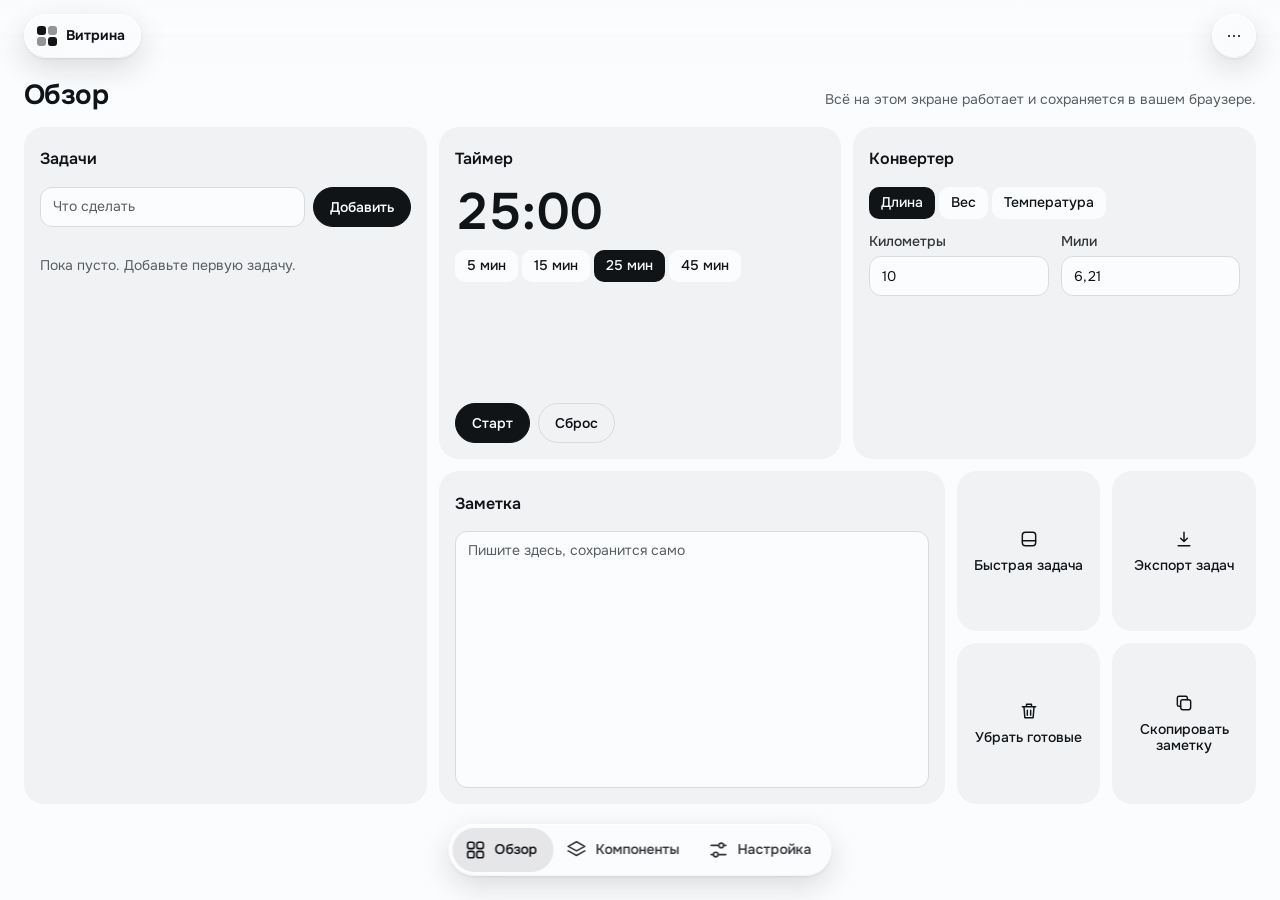
<file: skills/liquid-glass/assets/kit/index.html>
<!doctype html>
<html lang="ru">
<head>
<meta charset="utf-8">
<meta name="viewport" content="width=device-width, initial-scale=1">
<title>Витрина: обзор</title>
<meta name="description" content="Демо стеклянного набора: рабочие модули на одном экране без прокрутки страницы.">
<link rel="icon" href="favicon.svg" type="image/svg+xml">
<link rel="preconnect" href="https://fonts.googleapis.com">
<link rel="preconnect" href="https://fonts.gstatic.com" crossorigin>
<link rel="stylesheet" href="https://fonts.googleapis.com/css2?family=Onest:wght@400..700&display=swap">
<link rel="stylesheet" href="glass.css">
<script src="glass.js"></script>
</head>
<body>
<div class="edge-fade" aria-hidden="true"></div>
<header class="bar">
  <div class="bar__inner">
    <a class="brand glass" href="index.html" aria-label="Витрина, на главную">
      <svg class="brand__mark" viewBox="0 0 22 22" aria-hidden="true"><rect x="1" y="1" width="9" height="9" rx="3"/><rect x="12" y="1" width="9" height="9" rx="3" opacity=".45"/><rect x="1" y="12" width="9" height="9" rx="3" opacity=".45"/><rect x="12" y="12" width="9" height="9" rx="3"/></svg>
      <span>Витрина</span>
    </a>
    <div class="bar__title glass" aria-hidden="true">Обзор</div>
    <div class="bar__actions">
      <button class="icon-btn glass" type="button" popovertarget="menu-more" aria-label="Действия с данными"><svg class="icon" aria-hidden="true"><use href="#i-more"/></svg></button>
    </div>
  </div>
</header>

<div id="menu-more" class="menu glass" popover>
  <div class="menu__label">Данные демо</div>
  <button class="menu__item" type="button" data-act="export"><svg class="icon" aria-hidden="true"><use href="#i-download"/></svg>Экспорт задач</button>
  <button class="menu__item" type="button" data-act="clear-done"><svg class="icon" aria-hidden="true"><use href="#i-trash"/></svg>Убрать готовые</button>
  <hr class="menu__sep">
  <button class="menu__item" type="button" data-act="reset-all"><svg class="icon" aria-hidden="true"><use href="#i-reset"/></svg>Сбросить все данные</button>
</div>

<main class="app app--fit">
  <div class="page-head">
    <h1 class="page-title">Обзор</h1>
    <p class="page-note">Всё на этом экране работает и&nbsp;сохраняется в&nbsp;вашем браузере.</p>
  </div>

  <div class="bento">
    <section class="module c4 r6" aria-labelledby="h-tasks">
      <div class="module__head">
        <h2 class="module__title" id="h-tasks">Задачи</h2>
        <span class="module__meta" id="tasks-count"></span>
      </div>
      <form class="input-group" id="task-form">
        <input class="input" id="task-input" name="task" type="text" aria-label="Новая задача" placeholder="Что сделать" autocomplete="off" maxlength="120">
        <button class="btn" type="submit">Добавить</button>
      </form>
      <div class="module__body">
        <ul class="rows" id="task-list"></ul>
        <p class="empty" id="task-empty">Пока пусто. Добавьте первую задачу.</p>
      </div>
    </section>

    <section class="module c4 r3" id="timer" aria-labelledby="h-timer">
      <div class="module__head">
        <h2 class="module__title" id="h-timer">Таймер</h2>
        <span class="module__meta" id="timer-state"></span>
      </div>
      <output class="figure-xl" id="timer-out" aria-live="off">25:00</output>
      <fieldset class="chips" id="timer-chips" aria-label="Длительность">
        <label class="chip"><input class="visually-hidden" type="radio" name="minutes" value="5"><span>5&nbsp;мин</span></label>
        <label class="chip"><input class="visually-hidden" type="radio" name="minutes" value="15"><span>15&nbsp;мин</span></label>
        <label class="chip"><input class="visually-hidden" type="radio" name="minutes" value="25" checked><span>25&nbsp;мин</span></label>
        <label class="chip"><input class="visually-hidden" type="radio" name="minutes" value="45"><span>45&nbsp;мин</span></label>
      </fieldset>
      <div class="module__foot">
        <button class="btn" type="button" id="timer-toggle">Старт</button>
        <button class="btn btn--quiet" type="button" id="timer-reset">Сброс</button>
      </div>
    </section>

    <section class="module c4 r3" aria-labelledby="h-conv">
      <div class="module__head">
        <h2 class="module__title" id="h-conv">Конвертер</h2>
      </div>
      <fieldset class="chips" id="conv-chips" aria-label="Что переводим">
        <label class="chip"><input class="visually-hidden" type="radio" name="kind" value="length" checked><span>Длина</span></label>
        <label class="chip"><input class="visually-hidden" type="radio" name="kind" value="weight"><span>Вес</span></label>
        <label class="chip"><input class="visually-hidden" type="radio" name="kind" value="temp"><span>Температура</span></label>
      </fieldset>
      <div class="field-row">
        <label class="field"><span class="field__label" id="conv-a-label">Километры</span><input class="input" id="conv-a" type="text" inputmode="decimal" autocomplete="off" value="10"></label>
        <label class="field"><span class="field__label" id="conv-b-label">Мили</span><input class="input" id="conv-b" type="text" inputmode="decimal" autocomplete="off"></label>
      </div>
      <p class="field__hint" id="conv-hint" aria-live="polite"></p>
    </section>

    <section class="module c5 r3" aria-labelledby="h-note">
      <div class="module__head">
        <h2 class="module__title" id="h-note">Заметка</h2>
        <span class="module__meta" id="note-state" aria-live="polite"></span>
      </div>
      <textarea class="textarea" id="note" aria-labelledby="h-note" placeholder="Пишите здесь, сохранится само"></textarea>
    </section>

    <div class="tiles c3 r3" role="group" aria-label="Быстрые действия">
      <button class="tile" type="button" data-sheet-open="sheet-task"><svg class="icon" aria-hidden="true"><use href="#i-sheet"/></svg>Быстрая задача</button>
      <button class="tile" type="button" data-act="export"><svg class="icon" aria-hidden="true"><use href="#i-download"/></svg>Экспорт задач</button>
      <button class="tile" type="button" data-act="clear-done"><svg class="icon" aria-hidden="true"><use href="#i-trash"/></svg>Убрать готовые</button>
      <button class="tile" type="button" data-act="copy-note"><svg class="icon" aria-hidden="true"><use href="#i-copy"/></svg>Скопировать заметку</button>
    </div>
  </div>
</main>

<dialog class="sheet" id="sheet-task" aria-labelledby="sheet-task-title">
  <div class="sheet__grab" aria-hidden="true"></div>
  <div class="sheet__head">
    <h2 class="sheet__title" id="sheet-task-title">Быстрая задача</h2>
    <button class="icon-btn" type="button" data-sheet-close aria-label="Закрыть"><svg class="icon" aria-hidden="true"><use href="#i-close"/></svg></button>
  </div>
  <form class="sheet__form" method="dialog" id="quick-form">
    <div class="sheet__body">
      <label class="field"><span class="field__label">Что сделать</span><input class="input" name="text" type="text" autocomplete="off" maxlength="120" required></label>
      <div>
        <p class="group-label" id="when-label">Когда</p>
        <fieldset class="chips chips--on-paper" aria-labelledby="when-label">
          <label class="chip"><input class="visually-hidden" type="radio" name="when" value="сегодня" checked><span>Сегодня</span></label>
          <label class="chip"><input class="visually-hidden" type="radio" name="when" value="завтра"><span>Завтра</span></label>
          <label class="chip"><input class="visually-hidden" type="radio" name="when" value="на неделе"><span>На неделе</span></label>
          <label class="chip"><input class="visually-hidden" type="radio" name="when" value=""><span>Без срока</span></label>
        </fieldset>
      </div>
    </div>
    <div class="sheet__foot"><button class="btn btn--block" type="submit">Добавить задачу</button></div>
  </form>
</dialog>

<div class="dockbar" data-dock>
  <nav class="dock glass" data-lens aria-label="Разделы">
    <a class="dock__tab" href="index.html" aria-current="page"><svg class="icon" aria-hidden="true"><use href="#i-home"/></svg><span class="dock__label">Обзор</span></a>
    <a class="dock__tab" href="components.html"><svg class="icon" aria-hidden="true"><use href="#i-layers"/></svg><span class="dock__label">Компоненты</span></a>
    <a class="dock__tab" href="settings.html"><svg class="icon" aria-hidden="true"><use href="#i-sliders"/></svg><span class="dock__label">Настройка</span></a>
  </nav>
  <a class="dock-status glass" href="index.html#timer" aria-label="Таймер идёт, открыть" hidden><svg class="icon" aria-hidden="true"><use href="#i-timer"/></svg><span data-time>00:00</span></a>
</div>

<script>
document.addEventListener('DOMContentLoaded', () => {
  const { store, toast, fmtTime } = glass;
  const $ = selector => document.querySelector(selector);

  /* ---- Задачи ---- */
  let tasks = store.get('demo:tasks', []);
  const list = $('#task-list'), empty = $('#task-empty'), count = $('#tasks-count');
  const updateCount = () => {
    empty.hidden = tasks.length > 0;
    count.textContent = tasks.length ? `${tasks.filter(t => t.done).length} из ${tasks.length}` : '';
  };
  const persist = () => { store.set('demo:tasks', tasks); updateCount(); };
  function renderTasks() {
    list.replaceChildren(...tasks.map(task => {
      const row = Object.assign(document.createElement('li'), { className: 'row' });
      const check = Object.assign(document.createElement('input'), { type: 'checkbox', className: 'check', checked: task.done });
      check.setAttribute('aria-label', `Готово: ${task.text}`);
      check.addEventListener('change', () => { task.done = check.checked; persist(); });
      row.append(check, Object.assign(document.createElement('span'), { className: 'row__text', textContent: task.text }));
      if (task.when) row.append(Object.assign(document.createElement('span'), { className: 'row__meta', textContent: task.when }));
      return row;
    }));
    updateCount();
  }
  function setTasks(next) { tasks = next; store.set('demo:tasks', tasks); renderTasks(); }
  function addTask(text, when = '') { setTasks([{ text, when, done: false }, ...tasks]); }
  renderTasks();

  $('#task-form').addEventListener('submit', event => {
    event.preventDefault();
    const input = $('#task-input'), text = input.value.trim();
    if (!text) { input.focus(); return; }
    addTask(text);
    input.value = '';
  });
  $('#quick-form').addEventListener('submit', event => {
    const data = new FormData(event.target), text = String(data.get('text')).trim();
    if (!text) { event.preventDefault(); return; }
    addTask(text, data.get('when'));
    toast('Задача добавлена');
    setTimeout(() => event.target.reset(), 300);
  });

  /* ---- Таймер ---- */
  let timer = store.get('glass:timer', null) ?? { duration: 1500, end: null, left: 1500 };
  const out = $('#timer-out'), toggle = $('#timer-toggle'), state = $('#timer-state');
  const remaining = () => timer.end ? Math.max(0, Math.round((timer.end - Date.now()) / 1000)) : timer.left;
  const saveTimer = () => { store.set('glass:timer', timer); renderTimer(); };
  function renderTimer() {
    const left = remaining();
    if (timer.end && left === 0) { timer = { ...timer, end: null, left: timer.duration }; store.set('glass:timer', timer); toast('Время вышло'); }
    out.textContent = fmtTime(remaining());
    const paused = !timer.end && timer.left < timer.duration;
    toggle.textContent = timer.end ? 'Пауза' : paused ? 'Продолжить' : 'Старт';
    state.textContent = timer.end ? 'идёт' : paused ? 'пауза' : '';
  }
  document.querySelectorAll('#timer-chips input').forEach(input => {
    input.checked = Number(input.value) * 60 === timer.duration;
    input.addEventListener('change', () => { timer = { duration: input.value * 60, end: null, left: input.value * 60 }; saveTimer(); });
  });
  toggle.addEventListener('click', () => {
    timer = timer.end ? { ...timer, end: null, left: remaining() } : { ...timer, end: Date.now() + timer.left * 1000 };
    saveTimer();
  });
  $('#timer-reset').addEventListener('click', () => { timer = { ...timer, end: null, left: timer.duration }; saveTimer(); });
  renderTimer();
  setInterval(renderTimer, 250);

  /* ---- Конвертер ---- */
  const KINDS = {
    length: { a: 'Километры', b: 'Мили', toB: v => v * 0.621371, toA: v => v / 0.621371 },
    weight: { a: 'Килограммы', b: 'Фунты', toB: v => v * 2.20462, toA: v => v / 2.20462 },
    temp: { a: 'Градусы Цельсия', b: 'Градусы Фаренгейта', toB: v => v * 9 / 5 + 32, toA: v => (v - 32) * 5 / 9 }
  };
  const fieldA = $('#conv-a'), fieldB = $('#conv-b'), hint = $('#conv-hint');
  let kind = KINDS.length;
  const parse = text => { const value = Number(text.trim().replace(/\s/g, '').replace(',', '.')); return text.trim() === '' ? NaN : value; };
  const format = value => String(Math.round(value * 100) / 100).replace('.', ',');
  function convert(from, to, fn) {
    const value = parse(from.value), bad = from.value.trim() !== '' && Number.isNaN(value);
    from.setAttribute('aria-invalid', bad);
    to.setAttribute('aria-invalid', false);
    hint.textContent = bad ? 'Введите число, например 12,5' : '';
    hint.classList.toggle('field__hint--error', bad);
    to.value = Number.isNaN(value) ? '' : format(fn(value));
  }
  fieldA.addEventListener('input', () => convert(fieldA, fieldB, kind.toB));
  fieldB.addEventListener('input', () => convert(fieldB, fieldA, kind.toA));
  document.querySelectorAll('#conv-chips input').forEach(input => input.addEventListener('change', () => {
    kind = KINDS[input.value];
    $('#conv-a-label').textContent = kind.a;
    $('#conv-b-label').textContent = kind.b;
    convert(fieldA, fieldB, kind.toB);
  }));
  convert(fieldA, fieldB, kind.toB);

  /* ---- Заметка ---- */
  const note = $('#note'), noteState = $('#note-state');
  let noteTimer;
  note.value = store.get('demo:note', '');
  note.addEventListener('input', () => {
    noteState.textContent = '';
    clearTimeout(noteTimer);
    noteTimer = setTimeout(() => { store.set('demo:note', note.value); noteState.textContent = 'Сохранено'; }, 400);
  });

  /* ---- Действия плиток и меню ---- */
  const actions = {
    export() {
      if (!tasks.length) return toast('Задач пока нет');
      const text = tasks.map(t => `${t.done ? '[x]' : '[ ]'} ${t.text}${t.when ? ` (${t.when})` : ''}`).join('\n');
      const link = Object.assign(document.createElement('a'), { href: URL.createObjectURL(new Blob([text], { type: 'text/plain' })), download: 'zadachi.txt' });
      link.click();
      URL.revokeObjectURL(link.href);
      toast('Файл zadachi.txt скачан');
    },
    'clear-done'() {
      const before = tasks, done = tasks.filter(t => t.done).length;
      if (!done) return toast('Готовых задач нет');
      setTasks(tasks.filter(t => !t.done));
      toast(`Убрано: ${done}`, { label: 'Вернуть', run: () => setTasks(before) });
    },
    'copy-note'() {
      if (!note.value.trim()) return toast('Заметка пустая');
      navigator.clipboard.writeText(note.value).then(() => toast('Заметка скопирована'), () => toast('Не удалось скопировать'));
    },
    'reset-all'() {
      const before = { tasks, note: note.value, timer };
      setTasks([]); note.value = ''; store.set('demo:note', '');
      timer = { duration: timer.duration, end: null, left: timer.duration }; saveTimer();
      toast('Данные сброшены', { label: 'Вернуть', run: () => { setTasks(before.tasks); note.value = before.note; store.set('demo:note', before.note); timer = before.timer; saveTimer(); } });
    }
  };
  document.addEventListener('click', event => {
    const act = event.target.closest('[data-act]')?.dataset.act;
    if (act && actions[act]) actions[act]();
  });
});
</script>
</body>
</html>
</file>
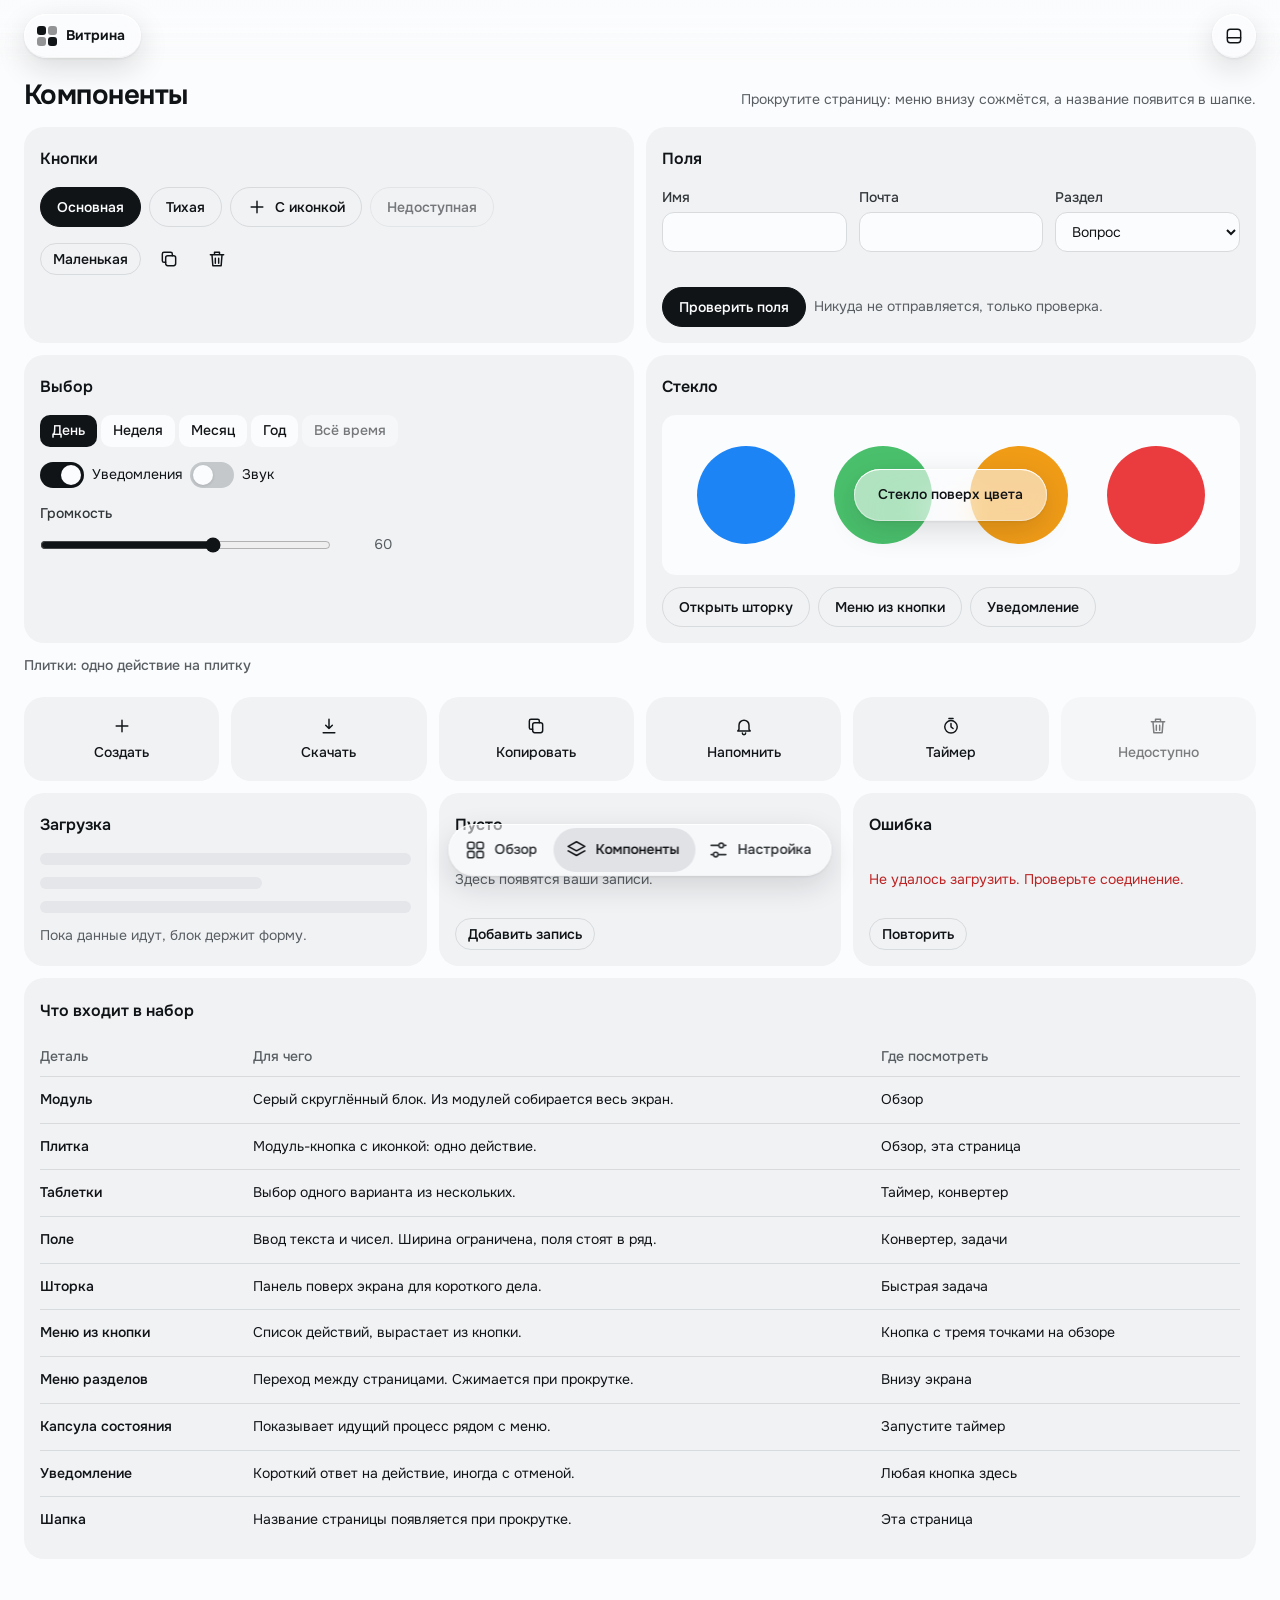
<file: skills/liquid-glass/assets/kit/components.html>
<!doctype html>
<html lang="ru">
<head>
<meta charset="utf-8">
<meta name="viewport" content="width=device-width, initial-scale=1">
<title>Витрина: компоненты</title>
<meta name="description" content="Все детали стеклянного набора на одной странице: кнопки, поля, выбор, плитки, шторка и меню.">
<link rel="icon" href="favicon.svg" type="image/svg+xml">
<link rel="preconnect" href="https://fonts.googleapis.com">
<link rel="preconnect" href="https://fonts.gstatic.com" crossorigin>
<link rel="stylesheet" href="https://fonts.googleapis.com/css2?family=Onest:wght@400..700&display=swap">
<link rel="stylesheet" href="glass.css">
<script src="glass.js"></script>
</head>
<body>
<div class="edge-fade" aria-hidden="true"></div>
<header class="bar">
  <div class="bar__inner">
    <a class="brand glass" href="index.html" aria-label="Витрина, на главную">
      <svg class="brand__mark" viewBox="0 0 22 22" aria-hidden="true"><rect x="1" y="1" width="9" height="9" rx="3"/><rect x="12" y="1" width="9" height="9" rx="3" opacity=".45"/><rect x="1" y="12" width="9" height="9" rx="3" opacity=".45"/><rect x="12" y="12" width="9" height="9" rx="3"/></svg>
      <span>Витрина</span>
    </a>
    <div class="bar__title glass" aria-hidden="true">Компоненты</div>
    <div class="bar__actions">
      <button class="icon-btn glass" type="button" data-sheet-open="sheet-all" aria-label="Все действия"><svg class="icon" aria-hidden="true"><use href="#i-sheet"/></svg></button>
    </div>
  </div>
</header>

<main class="app">
  <div class="page-head">
    <h1 class="page-title">Компоненты</h1>
    <p class="page-note">Прокрутите страницу: меню внизу сожмётся, а&nbsp;название появится в&nbsp;шапке.</p>
  </div>

  <div class="bento bento--flow">
    <section class="module c6" aria-labelledby="h-buttons">
      <div class="module__head"><h2 class="module__title" id="h-buttons">Кнопки</h2></div>
      <div class="cluster">
        <button class="btn" type="button" data-say="Основная кнопка: одна на экран">Основная</button>
        <button class="btn btn--quiet" type="button" data-say="Тихая кнопка: для второстепенного">Тихая</button>
        <button class="btn btn--quiet" type="button" data-say="Кнопка с иконкой"><svg class="icon" aria-hidden="true"><use href="#i-plus"/></svg>С иконкой</button>
        <button class="btn btn--quiet" type="button" disabled>Недоступная</button>
      </div>
      <div class="cluster">
        <button class="btn btn--quiet btn--sm" type="button" data-say="Маленькая кнопка">Маленькая</button>
        <button class="icon-btn" type="button" aria-label="Скопировать" data-say="Круглая кнопка с иконкой"><svg class="icon" aria-hidden="true"><use href="#i-copy"/></svg></button>
        <button class="icon-btn" type="button" aria-label="Удалить" data-say="Круглая кнопка с иконкой"><svg class="icon" aria-hidden="true"><use href="#i-trash"/></svg></button>
      </div>
    </section>

    <section class="module c6" aria-labelledby="h-fields">
      <div class="module__head"><h2 class="module__title" id="h-fields">Поля</h2></div>
      <form class="stack" id="fields-form" novalidate>
        <div class="field-row">
          <label class="field"><span class="field__label">Имя</span><input class="input" name="name" type="text" autocomplete="given-name" required><span class="field__hint"></span></label>
          <label class="field"><span class="field__label">Почта</span><input class="input" name="email" type="email" inputmode="email" autocomplete="email" required><span class="field__hint"></span></label>
          <label class="field"><span class="field__label">Раздел</span>
            <select class="select" name="topic"><option>Вопрос</option><option>Заказ</option><option>Другое</option></select><span class="field__hint"></span>
          </label>
        </div>
        <div class="cluster">
          <button class="btn" type="submit">Проверить поля</button>
          <span class="module__meta">Никуда не&nbsp;отправляется, только проверка.</span>
        </div>
      </form>
    </section>

    <section class="module c6" aria-labelledby="h-choice">
      <div class="module__head"><h2 class="module__title" id="h-choice">Выбор</h2></div>
      <fieldset class="chips" aria-label="Период">
        <label class="chip"><input class="visually-hidden" type="radio" name="period" checked><span>День</span></label>
        <label class="chip"><input class="visually-hidden" type="radio" name="period"><span>Неделя</span></label>
        <label class="chip"><input class="visually-hidden" type="radio" name="period"><span>Месяц</span></label>
        <label class="chip"><input class="visually-hidden" type="radio" name="period"><span>Год</span></label>
        <label class="chip"><input class="visually-hidden" type="radio" name="period" disabled><span>Всё время</span></label>
      </fieldset>
      <div class="cluster">
        <label class="switch"><input type="checkbox" checked><span>Уведомления</span></label>
        <label class="switch"><input type="checkbox"><span>Звук</span></label>
      </div>
      <label class="field"><span class="field__label">Громкость</span>
        <span class="range-row"><input class="range" id="volume" type="range" min="0" max="100" value="60"><output for="volume" id="volume-out">60</output></span>
      </label>
    </section>

    <section class="module c6" aria-labelledby="h-glass">
      <div class="module__head"><h2 class="module__title" id="h-glass">Стекло</h2></div>
      <div class="scene">
        <div class="scene__dots" aria-hidden="true"><i></i><i></i><i></i><i></i></div>
        <div class="scene__glass glass" data-lens="30">Стекло поверх цвета</div>
      </div>
      <div class="module__foot">
        <button class="btn btn--quiet" type="button" data-sheet-open="sheet-all">Открыть шторку</button>
        <button class="btn btn--quiet" type="button" popovertarget="menu-demo">Меню из&nbsp;кнопки</button>
        <button class="btn btn--quiet" type="button" data-say="Так выглядит уведомление">Уведомление</button>
      </div>
    </section>

    <div class="stack c12">
      <p class="group-label">Плитки: одно действие на&nbsp;плитку</p>
      <div class="tiles tiles--auto">
        <button class="tile" type="button" data-say="Плитка «Создать»"><svg class="icon" aria-hidden="true"><use href="#i-plus"/></svg>Создать</button>
        <button class="tile" type="button" data-say="Плитка «Скачать»"><svg class="icon" aria-hidden="true"><use href="#i-download"/></svg>Скачать</button>
        <button class="tile" type="button" data-say="Плитка «Копировать»"><svg class="icon" aria-hidden="true"><use href="#i-copy"/></svg>Копировать</button>
        <button class="tile" type="button" data-say="Плитка «Напомнить»"><svg class="icon" aria-hidden="true"><use href="#i-bell"/></svg>Напомнить</button>
        <button class="tile" type="button" data-say="Плитка «Таймер»"><svg class="icon" aria-hidden="true"><use href="#i-timer"/></svg>Таймер</button>
        <button class="tile" type="button" disabled><svg class="icon" aria-hidden="true"><use href="#i-trash"/></svg>Недоступно</button>
      </div>
    </div>

    <section class="module c4" aria-labelledby="h-loading">
      <div class="module__head"><h2 class="module__title" id="h-loading">Загрузка</h2></div>
      <div class="stack" aria-hidden="true"><span class="skeleton"></span><span class="skeleton skeleton--short"></span><span class="skeleton"></span></div>
      <p class="module__meta">Пока данные идут, блок держит форму.</p>
    </section>
    <section class="module c4" aria-labelledby="h-empty">
      <div class="module__head"><h2 class="module__title" id="h-empty">Пусто</h2></div>
      <p class="empty">Здесь появятся ваши записи.</p>
      <div class="module__foot"><button class="btn btn--quiet btn--sm" type="button" data-say="Действие, которое наполняет блок">Добавить запись</button></div>
    </section>
    <section class="module c4" aria-labelledby="h-error">
      <div class="module__head"><h2 class="module__title" id="h-error">Ошибка</h2></div>
      <p class="empty state-error">Не удалось загрузить. Проверьте соединение.</p>
      <div class="module__foot"><button class="btn btn--quiet btn--sm" type="button" data-say="Повторная попытка">Повторить</button></div>
    </section>

    <section class="module c12" aria-labelledby="h-kit">
      <div class="module__head"><h2 class="module__title" id="h-kit">Что входит в набор</h2></div>
      <table class="table">
        <thead><tr><th scope="col">Деталь</th><th scope="col">Для чего</th><th scope="col">Где посмотреть</th></tr></thead>
        <tbody>
          <tr><td>Модуль</td><td>Серый скруглённый блок. Из&nbsp;модулей собирается весь экран.</td><td>Обзор</td></tr>
          <tr><td>Плитка</td><td>Модуль-кнопка с&nbsp;иконкой: одно действие.</td><td>Обзор, эта страница</td></tr>
          <tr><td>Таблетки</td><td>Выбор одного варианта из&nbsp;нескольких.</td><td>Таймер, конвертер</td></tr>
          <tr><td>Поле</td><td>Ввод текста и&nbsp;чисел. Ширина ограничена, поля стоят в&nbsp;ряд.</td><td>Конвертер, задачи</td></tr>
          <tr><td>Шторка</td><td>Панель поверх экрана для короткого дела.</td><td>Быстрая задача</td></tr>
          <tr><td>Меню из&nbsp;кнопки</td><td>Список действий, вырастает из&nbsp;кнопки.</td><td>Кнопка с&nbsp;тремя точками на&nbsp;обзоре</td></tr>
          <tr><td>Меню разделов</td><td>Переход между страницами. Сжимается при прокрутке.</td><td>Внизу экрана</td></tr>
          <tr><td>Капсула состояния</td><td>Показывает идущий процесс рядом с&nbsp;меню.</td><td>Запустите таймер</td></tr>
          <tr><td>Уведомление</td><td>Короткий ответ на&nbsp;действие, иногда с&nbsp;отменой.</td><td>Любая кнопка здесь</td></tr>
          <tr><td>Шапка</td><td>Название страницы появляется при прокрутке.</td><td>Эта страница</td></tr>
        </tbody>
      </table>
    </section>
  </div>
</main>

<div id="menu-demo" class="menu glass" popover>
  <div class="menu__label">Пример меню</div>
  <button class="menu__item" type="button" data-say="Пункт «Изменить»"><svg class="icon" aria-hidden="true"><use href="#i-sliders"/></svg>Изменить</button>
  <button class="menu__item" type="button" data-say="Пункт «Скопировать»"><svg class="icon" aria-hidden="true"><use href="#i-copy"/></svg>Скопировать</button>
  <hr class="menu__sep">
  <button class="menu__item" type="button" data-say="Пункт «Удалить»"><svg class="icon" aria-hidden="true"><use href="#i-trash"/></svg>Удалить</button>
</div>

<dialog class="sheet" id="sheet-all" aria-labelledby="sheet-all-title">
  <div class="sheet__grab" aria-hidden="true"></div>
  <div class="sheet__head">
    <h2 class="sheet__title" id="sheet-all-title">Все действия</h2>
    <button class="icon-btn" type="button" data-sheet-close aria-label="Закрыть"><svg class="icon" aria-hidden="true"><use href="#i-close"/></svg></button>
  </div>
  <div class="sheet__body">
    <div>
      <p class="group-label">Создание</p>
      <div class="tiles">
        <button class="tile" type="button" data-say="Плитка «Создать»"><svg class="icon" aria-hidden="true"><use href="#i-plus"/></svg>Создать</button>
        <button class="tile" type="button" data-say="Плитка «Копировать»"><svg class="icon" aria-hidden="true"><use href="#i-copy"/></svg>Копировать</button>
      </div>
    </div>
    <div>
      <p class="group-label">Данные</p>
      <div class="tiles tiles--3">
        <button class="tile" type="button" data-say="Плитка «Скачать»"><svg class="icon" aria-hidden="true"><use href="#i-download"/></svg>Скачать</button>
        <button class="tile" type="button" data-say="Плитка «Напомнить»"><svg class="icon" aria-hidden="true"><use href="#i-bell"/></svg>Напомнить</button>
        <button class="tile" type="button" disabled><svg class="icon" aria-hidden="true"><use href="#i-trash"/></svg>Недоступно</button>
      </div>
    </div>
  </div>
  <div class="sheet__foot"><button class="btn btn--block" type="button" data-sheet-close>Готово</button></div>
</dialog>

<div class="dockbar" data-dock>
  <nav class="dock glass" data-lens aria-label="Разделы">
    <a class="dock__tab" href="index.html"><svg class="icon" aria-hidden="true"><use href="#i-home"/></svg><span class="dock__label">Обзор</span></a>
    <a class="dock__tab" href="components.html" aria-current="page"><svg class="icon" aria-hidden="true"><use href="#i-layers"/></svg><span class="dock__label">Компоненты</span></a>
    <a class="dock__tab" href="settings.html"><svg class="icon" aria-hidden="true"><use href="#i-sliders"/></svg><span class="dock__label">Настройка</span></a>
  </nav>
  <a class="dock-status glass" href="index.html#timer" aria-label="Таймер идёт, открыть" hidden><svg class="icon" aria-hidden="true"><use href="#i-timer"/></svg><span data-time>00:00</span></a>
</div>

<script>
document.addEventListener('DOMContentLoaded', () => {
  const { toast } = glass;
  document.addEventListener('click', event => {
    const say = event.target.closest('[data-say]')?.dataset.say;
    if (say) toast(say);
  });
  const volume = document.querySelector('#volume'), volumeOut = document.querySelector('#volume-out');
  volume.addEventListener('input', () => { volumeOut.textContent = volume.value; });

  /* Проверка полей: ошибка рядом с полем, фокус на первом неверном */
  const form = document.querySelector('#fields-form');
  const MESSAGES = { name: 'Напишите имя', email: 'Нужна почта вида name@site.ru' };
  function check(input) {
    const bad = !input.checkValidity();
    const hint = input.closest('.field').querySelector('.field__hint');
    input.setAttribute('aria-invalid', bad);
    hint.textContent = bad ? MESSAGES[input.name] ?? 'Проверьте поле' : '';
    hint.classList.toggle('field__hint--error', bad);
    return !bad;
  }
  form.querySelectorAll('.input').forEach(input => input.addEventListener('blur', () => { if (input.value) check(input); }));
  form.addEventListener('submit', event => {
    event.preventDefault();
    const inputs = [...form.querySelectorAll('.input')];
    const firstBad = inputs.filter(input => !check(input))[0];
    if (firstBad) firstBad.focus(); else toast('Все поля заполнены верно');
  });
});
</script>
</body>
</html>
</file>
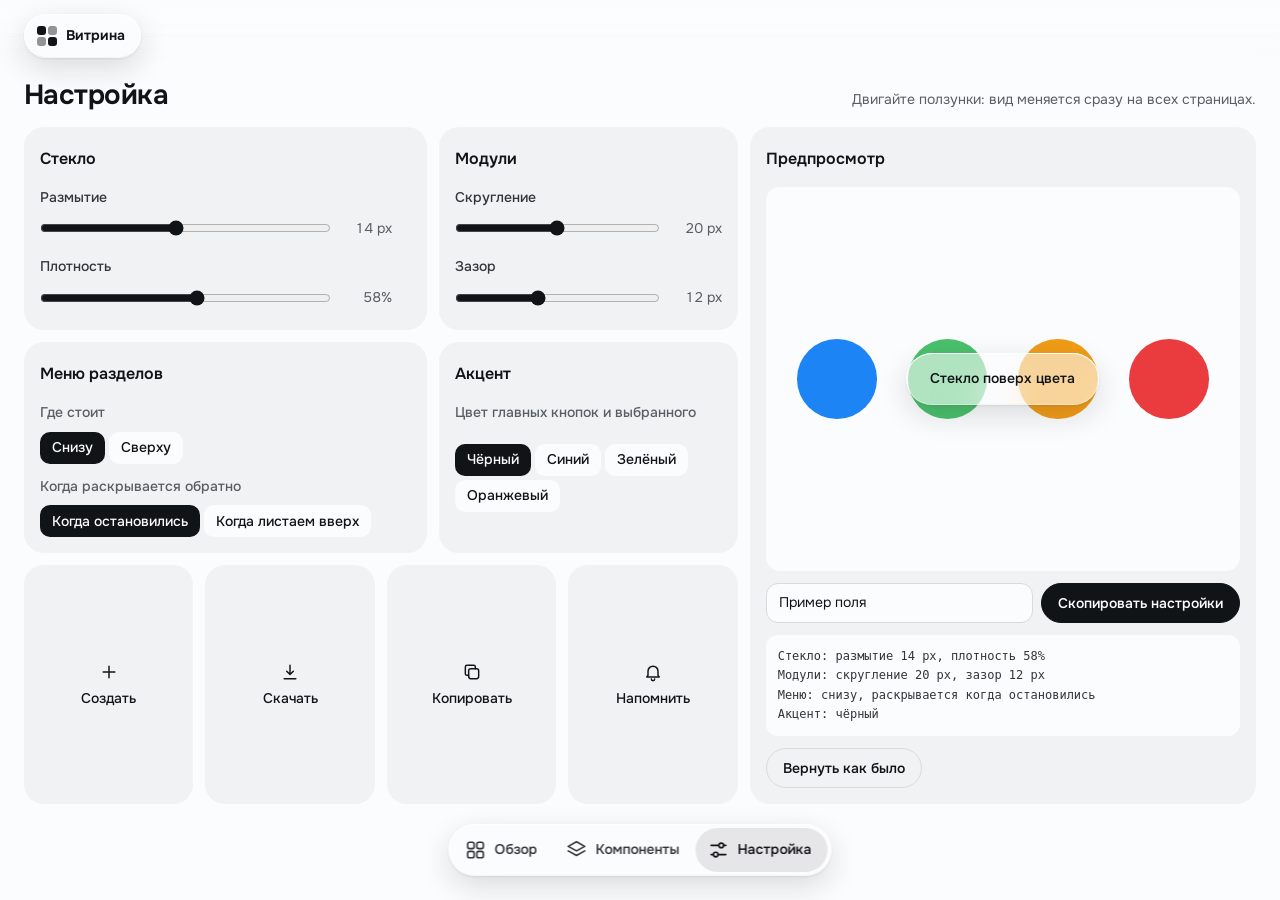
<file: skills/liquid-glass/assets/kit/settings.html>
<!doctype html>
<html lang="ru">
<head>
<meta charset="utf-8">
<meta name="viewport" content="width=device-width, initial-scale=1">
<title>Витрина: настройка</title>
<meta name="description" content="Живая настройка стеклянного набора: размытие, плотность стекла, скругление модулей, положение меню и акцент.">
<link rel="icon" href="favicon.svg" type="image/svg+xml">
<link rel="preconnect" href="https://fonts.googleapis.com">
<link rel="preconnect" href="https://fonts.gstatic.com" crossorigin>
<link rel="stylesheet" href="https://fonts.googleapis.com/css2?family=Onest:wght@400..700&display=swap">
<link rel="stylesheet" href="glass.css">
<script src="glass.js"></script>
</head>
<body>
<div class="edge-fade" aria-hidden="true"></div>
<header class="bar">
  <div class="bar__inner">
    <a class="brand glass" href="index.html" aria-label="Витрина, на главную">
      <svg class="brand__mark" viewBox="0 0 22 22" aria-hidden="true"><rect x="1" y="1" width="9" height="9" rx="3"/><rect x="12" y="1" width="9" height="9" rx="3" opacity=".45"/><rect x="1" y="12" width="9" height="9" rx="3" opacity=".45"/><rect x="12" y="12" width="9" height="9" rx="3"/></svg>
      <span>Витрина</span>
    </a>
    <div class="bar__title glass" aria-hidden="true">Настройка</div>
    <div class="bar__actions"></div>
  </div>
</header>

<main class="app app--fit">
  <div class="page-head">
    <h1 class="page-title">Настройка</h1>
    <p class="page-note">Двигайте ползунки: вид меняется сразу на&nbsp;всех страницах.</p>
  </div>

  <div class="bento bento--hug">
    <section class="module c4" aria-labelledby="h-glass">
      <div class="module__head"><h2 class="module__title" id="h-glass">Стекло</h2></div>
      <label class="field"><span class="field__label">Размытие</span>
        <span class="range-row"><input class="range" type="range" data-key="blur" min="0" max="30" step="1"><output></output></span>
      </label>
      <label class="field"><span class="field__label">Плотность</span>
        <span class="range-row"><input class="range" type="range" data-key="alpha" min="20" max="90" step="1"><output></output></span>
      </label>
    </section>

    <section class="module c3" aria-labelledby="h-modules">
      <div class="module__head"><h2 class="module__title" id="h-modules">Модули</h2></div>
      <label class="field"><span class="field__label">Скругление</span>
        <span class="range-row"><input class="range" type="range" data-key="radius" min="8" max="32" step="1"><output></output></span>
      </label>
      <label class="field"><span class="field__label">Зазор</span>
        <span class="range-row"><input class="range" type="range" data-key="gap" min="4" max="24" step="1"><output></output></span>
      </label>
    </section>

    <section class="module pin-right" aria-labelledby="h-preview">
      <div class="module__head"><h2 class="module__title" id="h-preview">Предпросмотр</h2></div>
      <div class="scene">
        <div class="scene__dots" aria-hidden="true"><i></i><i></i><i></i><i></i></div>
        <div class="scene__glass glass" data-lens="30">Стекло поверх цвета</div>
      </div>
      <div class="input-group">
        <input class="input" type="text" aria-label="Пример поля" value="Пример поля">
        <button class="btn" type="button" id="copy">Скопировать настройки</button>
      </div>
      <pre class="code" id="summary" aria-live="polite"></pre>
      <div class="module__foot">
        <button class="btn btn--quiet" type="button" id="reset">Вернуть как было</button>
      </div>
    </section>

    <section class="module c4" aria-labelledby="h-dock">
      <div class="module__head"><h2 class="module__title" id="h-dock">Меню разделов</h2></div>
      <div>
        <p class="group-label" id="l-pos">Где стоит</p>
        <fieldset class="chips" aria-labelledby="l-pos">
          <label class="chip"><input class="visually-hidden" type="radio" name="dock" value="bottom"><span>Снизу</span></label>
          <label class="chip"><input class="visually-hidden" type="radio" name="dock" value="top"><span>Сверху</span></label>
        </fieldset>
      </div>
      <div>
        <p class="group-label" id="l-exp">Когда раскрывается обратно</p>
        <fieldset class="chips" aria-labelledby="l-exp">
          <label class="chip"><input class="visually-hidden" type="radio" name="expand" value="stop"><span>Когда остановились</span></label>
          <label class="chip"><input class="visually-hidden" type="radio" name="expand" value="up"><span>Когда листаем вверх</span></label>
        </fieldset>
      </div>
    </section>

    <section class="module c3" aria-labelledby="h-accent">
      <div class="module__head"><h2 class="module__title" id="h-accent">Акцент</h2></div>
      <p class="group-label" id="l-accent">Цвет главных кнопок и&nbsp;выбранного</p>
      <fieldset class="chips" aria-labelledby="l-accent">
        <label class="chip"><input class="visually-hidden" type="radio" name="accent" value="black"><span>Чёрный</span></label>
        <label class="chip"><input class="visually-hidden" type="radio" name="accent" value="blue"><span>Синий</span></label>
        <label class="chip"><input class="visually-hidden" type="radio" name="accent" value="green"><span>Зелёный</span></label>
        <label class="chip"><input class="visually-hidden" type="radio" name="accent" value="orange"><span>Оранжевый</span></label>
      </fieldset>
    </section>
    <div class="tiles tiles--4 c7" role="group" aria-label="Пример модулей">
      <button class="tile" type="button" data-say="Так выглядит плитка"><svg class="icon" aria-hidden="true"><use href="#i-plus"/></svg>Создать</button>
      <button class="tile" type="button" data-say="Так выглядит плитка"><svg class="icon" aria-hidden="true"><use href="#i-download"/></svg>Скачать</button>
      <button class="tile" type="button" data-say="Так выглядит плитка"><svg class="icon" aria-hidden="true"><use href="#i-copy"/></svg>Копировать</button>
      <button class="tile" type="button" data-say="Так выглядит плитка"><svg class="icon" aria-hidden="true"><use href="#i-bell"/></svg>Напомнить</button>
    </div>
  </div>
</main>

<div class="dockbar" data-dock>
  <nav class="dock glass" data-lens aria-label="Разделы">
    <a class="dock__tab" href="index.html"><svg class="icon" aria-hidden="true"><use href="#i-home"/></svg><span class="dock__label">Обзор</span></a>
    <a class="dock__tab" href="components.html"><svg class="icon" aria-hidden="true"><use href="#i-layers"/></svg><span class="dock__label">Компоненты</span></a>
    <a class="dock__tab" href="settings.html" aria-current="page"><svg class="icon" aria-hidden="true"><use href="#i-sliders"/></svg><span class="dock__label">Настройка</span></a>
  </nav>
  <a class="dock-status glass" href="index.html#timer" aria-label="Таймер идёт, открыть" hidden><svg class="icon" aria-hidden="true"><use href="#i-timer"/></svg><span data-time>00:00</span></a>
</div>

<script>
document.addEventListener('DOMContentLoaded', () => {
  const { settings, DEFAULTS, saveSettings, toast } = glass;
  const UNITS = { blur: ' px', alpha: '%', radius: ' px', gap: ' px' };
  const NAMES = {
    dock: { bottom: 'снизу', top: 'сверху' },
    expand: { stop: 'когда остановились', up: 'когда листаем вверх' },
    accent: { black: 'чёрный', blue: 'синий', green: 'зелёный', orange: 'оранжевый' }
  };
  const summary = document.querySelector('#summary');
  const ranges = [...document.querySelectorAll('.range[data-key]')];
  const radios = [...document.querySelectorAll('.chips input[type="radio"]')];

  function sync() {
    ranges.forEach(range => {
      range.value = settings[range.dataset.key];
      range.closest('.range-row').querySelector('output').textContent = settings[range.dataset.key] + UNITS[range.dataset.key];
    });
    radios.forEach(radio => { radio.checked = settings[radio.name] === radio.value; });
    summary.textContent = [
      `Стекло: размытие ${settings.blur} px, плотность ${settings.alpha}%`,
      `Модули: скругление ${settings.radius} px, зазор ${settings.gap} px`,
      `Меню: ${NAMES.dock[settings.dock]}, раскрывается ${NAMES.expand[settings.expand]}`,
      `Акцент: ${NAMES.accent[settings.accent]}`
    ].join('\n');
  }
  ranges.forEach(range => range.addEventListener('input', () => { saveSettings({ [range.dataset.key]: Number(range.value) }); sync(); }));
  radios.forEach(radio => radio.addEventListener('change', () => { saveSettings({ [radio.name]: radio.value }); sync(); }));
  document.querySelector('#reset').addEventListener('click', () => {
    const before = { ...settings };
    saveSettings({ ...DEFAULTS }); sync();
    toast('Настройки возвращены', { label: 'Отменить', run: () => { saveSettings(before); sync(); } });
  });
  document.querySelector('#copy').addEventListener('click', () => {
    navigator.clipboard.writeText(summary.textContent).then(() => toast('Скопировано. Вставьте в чат'), () => toast('Не удалось скопировать'));
  });
  document.addEventListener('click', event => { const say = event.target.closest('[data-say]')?.dataset.say; if (say) toast(say); });
  sync();
});
</script>
</body>
</html>
</file>
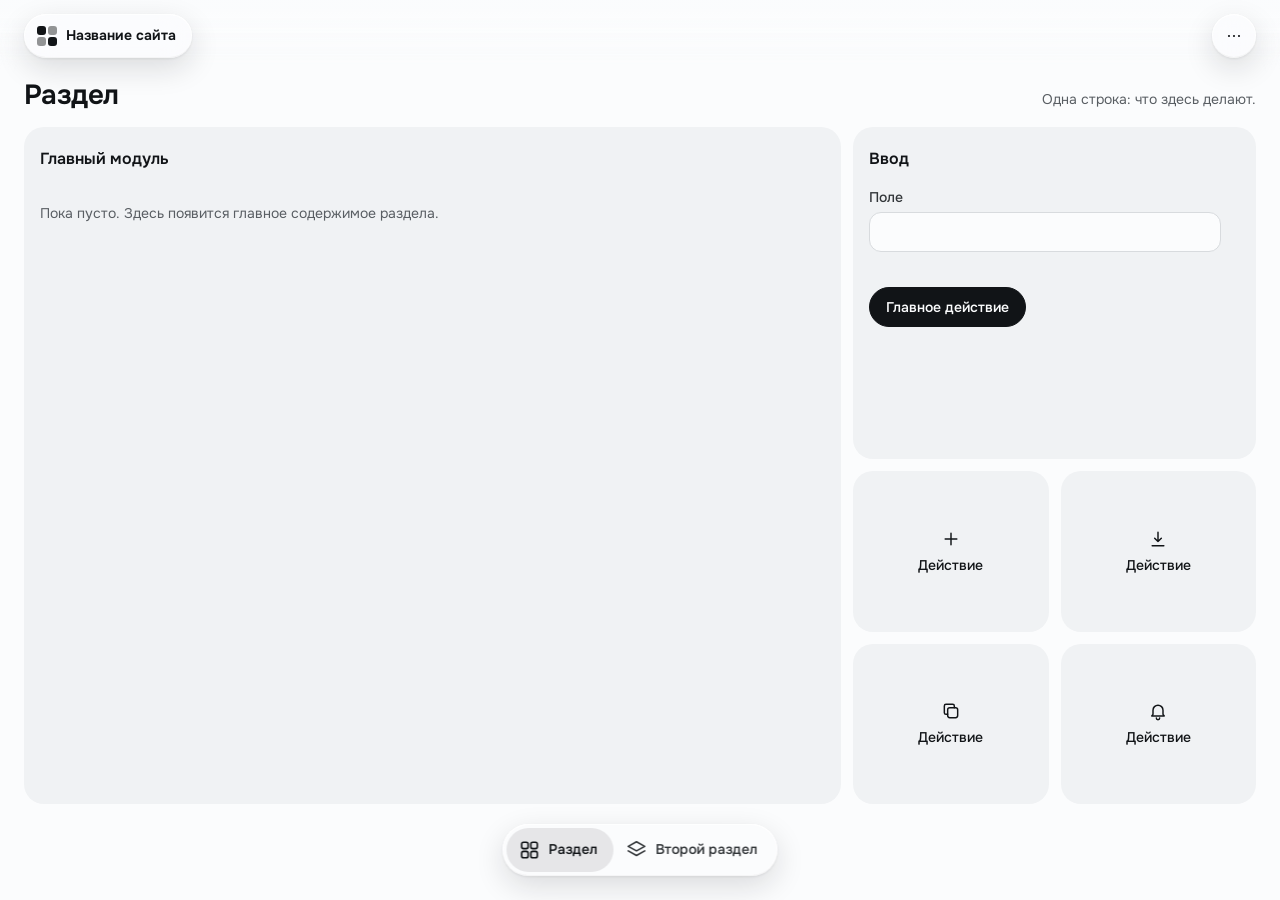
<file: skills/liquid-glass/assets/kit/starter.html>
<!doctype html>
<html lang="ru">
<head>
<meta charset="utf-8">
<meta name="viewport" content="width=device-width, initial-scale=1">
<!-- Шаблон страницы. Заменить: title, description, название в .brand, заголовок, модули, вкладки меню. -->
<title>Название сайта: раздел</title>
<meta name="description" content="Одно предложение о том, что человек делает на этой странице.">
<link rel="icon" href="favicon.svg" type="image/svg+xml">
<link rel="preconnect" href="https://fonts.googleapis.com">
<link rel="preconnect" href="https://fonts.gstatic.com" crossorigin>
<link rel="stylesheet" href="https://fonts.googleapis.com/css2?family=Onest:wght@400..700&display=swap">
<link rel="stylesheet" href="glass.css">
<!-- Свои стили страницы, если нужны: отдельный файл после glass.css, только через токены -->
<script src="glass.js"></script>
</head>
<body>
<div class="edge-fade" aria-hidden="true"></div>

<!-- Шапка: название слева, название страницы по центру (появляется при прокрутке), действия справа -->
<header class="bar">
  <div class="bar__inner">
    <a class="brand glass" href="index.html" aria-label="Название сайта, на главную">
      <svg class="brand__mark" viewBox="0 0 22 22" aria-hidden="true"><rect x="1" y="1" width="9" height="9" rx="3"/><rect x="12" y="1" width="9" height="9" rx="3" opacity=".45"/><rect x="1" y="12" width="9" height="9" rx="3" opacity=".45"/><rect x="12" y="12" width="9" height="9" rx="3"/></svg>
      <span>Название сайта</span>
    </a>
    <div class="bar__title glass" aria-hidden="true">Раздел</div>
    <div class="bar__actions">
      <button class="icon-btn glass" type="button" popovertarget="menu-more" aria-label="Ещё действия"><svg class="icon" aria-hidden="true"><use href="#i-more"/></svg></button>
    </div>
  </div>
</header>

<div id="menu-more" class="menu glass" popover>
  <div class="menu__label">Действия</div>
  <button class="menu__item" type="button"><svg class="icon" aria-hidden="true"><use href="#i-copy"/></svg>Второстепенное действие</button>
</div>

<!-- app--fit: страница помещается в экран, прокручиваются только модули.
     Для длинной страницы убрать app--fit и заменить bento на «bento bento--flow». -->
<main class="app app--fit">
  <div class="page-head">
    <h1 class="page-title">Раздел</h1>
    <p class="page-note">Одна строка: что здесь делают.</p>
  </div>

  <!-- Сетка 12 колонок на 6 рядов. cN — ширина в колонках, rN — высота в рядах. Сумма по ряду равна 12. -->
  <div class="bento">
    <section class="module c8 r6" aria-labelledby="h-main">
      <div class="module__head">
        <h2 class="module__title" id="h-main">Главный модуль</h2>
        <span class="module__meta"></span>
      </div>
      <div class="module__body">
        <p class="empty">Пока пусто. Здесь появится главное содержимое раздела.</p>
      </div>
    </section>

    <section class="module c4 r3" aria-labelledby="h-form">
      <div class="module__head"><h2 class="module__title" id="h-form">Ввод</h2></div>
      <form class="stack">
        <div class="field-row">
          <label class="field"><span class="field__label">Поле</span><input class="input" name="value" type="text" autocomplete="off"><span class="field__hint"></span></label>
        </div>
        <div class="module__foot"><button class="btn" type="submit">Главное действие</button></div>
      </form>
    </section>

    <div class="tiles c4 r3" role="group" aria-label="Быстрые действия">
      <button class="tile" type="button"><svg class="icon" aria-hidden="true"><use href="#i-plus"/></svg>Действие</button>
      <button class="tile" type="button"><svg class="icon" aria-hidden="true"><use href="#i-download"/></svg>Действие</button>
      <button class="tile" type="button"><svg class="icon" aria-hidden="true"><use href="#i-copy"/></svg>Действие</button>
      <button class="tile" type="button"><svg class="icon" aria-hidden="true"><use href="#i-bell"/></svg>Действие</button>
    </div>
  </div>
</main>

<!-- Меню разделов: одна вкладка на страницу, от 2 до 5. У текущей страницы aria-current="page". -->
<div class="dockbar" data-dock>
  <nav class="dock glass" data-lens aria-label="Разделы">
    <a class="dock__tab" href="index.html" aria-current="page"><svg class="icon" aria-hidden="true"><use href="#i-home"/></svg><span class="dock__label">Раздел</span></a>
    <a class="dock__tab" href="second.html"><svg class="icon" aria-hidden="true"><use href="#i-layers"/></svg><span class="dock__label">Второй раздел</span></a>
  </nav>
</div>

<script>
document.addEventListener('DOMContentLoaded', () => {
  const { store, toast } = glass;   // store: сохранение в браузере, toast: короткое уведомление
  // Логика страницы
});
</script>
</body>
</html>
</file>
<file: skills/liquid-glass/assets/kit/glass.css>
/* Hallmark · shape: app screen · genre: modern-minimal · theme: custom
 * paper: oklch(99% 0.002 250) · accent: oklch(19% 0.008 250) · display: Onest · body: Onest
 * nav: a floating glass dock that shrinks while the page scrolls · signature: the liquid glass dock · states: empty, full
 * axes: light/sans/ink · posture: dense · contrast: pass · v2.0.0 */
/* Hallmark · pre-emit critique: P4 H4 E4 S4 R4 V4 · weakest: E, edge refraction renders only in Chromium; other browsers get the same glass without distortion */
/* Hallmark · answered F7 · the capsule is the glass material: the dock, the brand and the title are floating glass controls, not boxes */
/* Hallmark · dismissed 70 · the flagged string is a local task counter, no form claims to send anything */
@import url("./tokens.css");
@import url("./base.css");

/* ============ 1. Каркас страницы ============ */
@view-transition { navigation: auto; }
html { height: 100%; scroll-padding-top: var(--bar-h); }
body { min-height: 100dvh; }
.app { width: 100%; max-width: var(--container); margin-inline: auto; padding: var(--bar-h) var(--gutter) var(--dock-space); }
/* Страница-приложение: помещается в экран, прокручиваются только модули */
.app--fit { height: 100dvh; display: grid; grid-template-rows: auto minmax(0, 1fr); }
.page-head { display: flex; align-items: baseline; justify-content: space-between; gap: var(--space-md); flex-wrap: wrap; padding-block: var(--space-xs) var(--space-md); }
.page-title { font-size: var(--text-2xl); font-weight: 650; line-height: 1.1; letter-spacing: var(--tracking-display); }
.page-note { color: var(--color-muted); font-size: var(--text-sm); }
.icon { width: 20px; height: 20px; flex: none; fill: none; stroke: currentColor; stroke-width: 1.75; stroke-linecap: round; stroke-linejoin: round; }

/* ============ 2. Сетка модулей ============ */
.bento { display: grid; grid-template-columns: repeat(12, minmax(0, 1fr)); grid-template-rows: repeat(6, minmax(0, 1fr)); gap: var(--module-gap); min-height: 0; }
.bento--flow { grid-template-rows: none; grid-auto-rows: auto; }
/* Верхние модули по высоте содержимого, последний ряд забирает остаток экрана */
.bento--hug { grid-template-rows: auto auto minmax(0, 1fr); }
.pin-right { grid-column: 8 / -1; grid-row: 1 / -1; }
.c2 { grid-column: span 2; } .c3 { grid-column: span 3; } .c4 { grid-column: span 4; } .c5 { grid-column: span 5; }
.c6 { grid-column: span 6; } .c7 { grid-column: span 7; } .c8 { grid-column: span 8; } .c12 { grid-column: span 12; }
.r1 { grid-row: span 1; } .r2 { grid-row: span 2; } .r3 { grid-row: span 3; } .r4 { grid-row: span 4; } .r6 { grid-row: span 6; }

.module { display: flex; flex-direction: column; gap: var(--space-sm); min-width: 0; min-height: 0; padding: var(--module-pad); background: var(--color-paper-2); border-radius: var(--radius-card); }
.module__head { display: flex; align-items: center; justify-content: space-between; gap: var(--space-xs); min-height: var(--control-h-sm); }
.module__title { font-size: var(--text-md); font-weight: 600; line-height: 1.2; }
.module__meta { color: var(--color-muted); font-size: var(--text-sm); font-variant-numeric: tabular-nums; white-space: nowrap; }
.module__body { flex: 1; min-height: 0; overflow: auto; scrollbar-width: thin; }
.module__foot { display: flex; flex-wrap: wrap; gap: var(--space-xs); margin-top: auto; }
.group-label { margin: 0 0 var(--space-xs); color: var(--color-muted); font-size: var(--text-sm); font-weight: 500; }
.empty { padding-block: var(--space-md); color: var(--color-muted); font-size: var(--text-sm); }
.stack { display: grid; gap: var(--space-sm); min-width: 0; }
.cluster { display: flex; flex-wrap: wrap; align-items: center; gap: var(--space-xs); }
.figure-xl { display: block; font-size: var(--text-figure); font-weight: 600; line-height: 1; letter-spacing: var(--tracking-display); font-variant-numeric: tabular-nums; }

/* Плитки: модуль-кнопка, иконка сверху, подпись снизу */
.tiles { display: grid; grid-template-columns: repeat(2, minmax(0, 1fr)); gap: var(--module-gap); min-width: 0; min-height: 0; }
.tiles--auto { grid-template-columns: repeat(auto-fit, minmax(132px, 1fr)); }
.tiles--3 { grid-template-columns: repeat(3, minmax(0, 1fr)); }
.tiles--4 { grid-template-columns: repeat(4, minmax(0, 1fr)); }
/* Состояния блока с данными: загрузка и ошибка */
.skeleton { display: block; height: 12px; border-radius: 6px; background: var(--color-paper-3); animation: pulse 1.1s var(--ease-in-out) infinite alternate; }
.skeleton--short { width: 60%; }
@keyframes pulse { to { opacity: 0.45; } }
.state-error { color: var(--color-error); }
.tile { display: flex; flex-direction: column; align-items: center; justify-content: center; gap: var(--space-xs); min-width: 0; min-height: 84px; padding: var(--space-sm); border: 0; border-radius: var(--radius-card); background: var(--color-paper-2); color: var(--color-ink); font-size: var(--text-sm); font-weight: 500; line-height: 1.2; text-align: center; cursor: pointer; transition: background-color var(--dur-short) var(--ease-out), transform var(--dur-micro) var(--ease-out); }
.tile:hover { background: var(--color-paper-3); }
.tile:active { transform: scale(0.97); }
.tile:disabled { opacity: 0.55; cursor: not-allowed; }
.tile:disabled:hover { background: var(--color-paper-2); }

/* ============ 3. Кнопки ============ */
.btn { position: relative; display: inline-flex; align-items: center; justify-content: center; gap: var(--space-xs); min-height: var(--control-h); padding: 0 var(--space-md); border: 1px solid var(--color-accent); border-radius: var(--radius-pill); background: var(--color-accent); color: var(--color-accent-ink); font: 550 var(--text-sm)/1 var(--font-body); white-space: nowrap; text-decoration: none; cursor: pointer; transition: background-color var(--dur-short) var(--ease-out), border-color var(--dur-short) var(--ease-out), transform var(--dur-micro) var(--ease-out); }
.btn:hover { background: color-mix(in oklab, var(--color-accent) 84%, var(--color-paper)); border-color: color-mix(in oklab, var(--color-accent) 84%, var(--color-paper)); }
.btn:active { transform: scale(0.97); }
.btn:disabled { opacity: 0.55; cursor: not-allowed; }
.btn--quiet { background: transparent; border-color: var(--color-rule); color: var(--color-ink); }
.btn--quiet:hover { background: var(--tint-hover); border-color: var(--color-rule); }
.btn--sm { min-height: var(--control-h-sm); padding-inline: var(--space-sm); }
.btn--sm::after { content: ""; position: absolute; inset: -6px 0; }
.btn--block { width: 100%; }
.icon-btn { display: inline-grid; place-items: center; width: var(--control-h); height: var(--control-h); padding: 0; border: 0; border-radius: 50%; background: transparent; color: var(--color-ink); cursor: pointer; transition: background-color var(--dur-short) var(--ease-out), transform var(--dur-micro) var(--ease-out); }
.icon-btn:hover { background: var(--tint-hover); }
.icon-btn:active { transform: scale(0.94); }

/* ============ 4. Поля ввода ============ */
.field { display: grid; gap: var(--space-2xs); min-width: 0; max-width: 22rem; }
.field__label { color: var(--color-ink-2); font-size: var(--text-sm); font-weight: 500; }
.field__hint { min-height: 1lh; color: var(--color-muted); font-size: var(--text-xs); }
.field__hint--error { color: var(--color-error); }
.input, .select, .textarea { width: 100%; min-width: 0; min-height: var(--control-h); padding: 0 var(--space-sm); border: 1px solid var(--color-rule); border-radius: var(--radius-control); background: var(--color-paper); color: var(--color-ink); font-size: var(--text-sm); transition: border-color var(--dur-short) var(--ease-out); }
.input::placeholder, .textarea::placeholder { color: var(--color-muted); }
.input:hover, .select:hover, .textarea:hover { border-color: var(--color-muted); }
.input:focus-visible, .select:focus-visible, .textarea:focus-visible { outline: 2px solid var(--color-focus); outline-offset: -1px; }
.input:disabled, .select:disabled, .textarea:disabled { opacity: 0.55; cursor: not-allowed; }
.input[aria-invalid="true"] { border-color: var(--color-error); }
.textarea { flex: 1; min-height: 5lh; padding-block: var(--space-xs); line-height: 1.5; resize: none; }
/* Поля встают в ряд и делят место, а не тянутся на всю ширину */
.field-row { display: grid; grid-template-columns: repeat(auto-fit, minmax(8.5rem, 1fr)); gap: var(--space-sm); align-items: start; }
.input-group { display: flex; align-items: center; gap: var(--space-xs); }

/* ============ 5. Выбор: таблетки, переключатель, галочка, ползунок ============ */
.chips { display: flex; flex-wrap: wrap; gap: var(--space-2xs); min-width: 0; margin: 0; padding: 0; border: 0; }
.chip { position: relative; display: inline-flex; align-items: center; justify-content: center; min-width: 44px; min-height: var(--control-h-sm); padding: 0 var(--space-sm); border-radius: calc(var(--radius-control) - 2px); background: var(--color-paper); color: var(--color-ink); font-size: var(--text-sm); font-weight: 500; white-space: nowrap; cursor: pointer; user-select: none; transition: background-color var(--dur-short) var(--ease-out), color var(--dur-short) var(--ease-out), transform var(--dur-micro) var(--ease-out); }
.chip::after { content: ""; position: absolute; inset: -6px 0; }
.chip:hover { background: var(--color-paper-3); }
.chip:active { transform: scale(0.96); }
.chip:has(input:checked) { background: var(--color-accent); color: var(--color-accent-ink); }
.chip:has(input:focus-visible) { outline: 2px solid var(--color-focus); outline-offset: 2px; }
.chip:has(input:disabled) { opacity: 0.55; cursor: not-allowed; }
.chips--on-paper .chip { background: var(--color-paper-2); }
.chips--on-paper .chip:hover { background: var(--color-paper-3); }
.chips--on-paper .chip:has(input:checked) { background: var(--color-accent); }

.switch { display: inline-flex; align-items: center; gap: var(--space-xs); min-height: var(--control-h-sm); font-size: var(--text-sm); cursor: pointer; }
.switch input { position: relative; flex: none; appearance: none; width: 44px; height: 26px; margin: 0; border-radius: var(--radius-pill); background: var(--track); cursor: pointer; transition: background-color var(--dur-short) var(--ease-out); }
.switch input::after { content: ""; position: absolute; inset: 3px auto 3px 3px; width: 20px; border-radius: 50%; background: var(--color-paper); box-shadow: 0 1px 3px var(--glass-shadow-a); transition: transform var(--dur-short) var(--ease-out); }
.switch input:checked { background: var(--color-accent); }
.switch input:checked::after { transform: translateX(18px); }
.switch input:disabled { opacity: 0.55; cursor: not-allowed; }

.check { display: grid; place-items: center; flex: none; appearance: none; width: 20px; height: 20px; margin: 0; border: 1.5px solid var(--color-muted); border-radius: 6px; background: var(--color-paper); cursor: pointer; transition: background-color var(--dur-micro) var(--ease-out), border-color var(--dur-micro) var(--ease-out); }
.check:checked { background: var(--color-accent); border-color: var(--color-accent); }
.check:checked::after { content: ""; width: 10px; height: 6px; border: solid var(--color-accent-ink); border-width: 0 0 2px 2px; transform: translateY(-1px) rotate(-45deg); }
.range { width: 100%; min-height: var(--control-h-sm); margin: 0; accent-color: var(--color-accent); cursor: pointer; }
.range-row { display: grid; grid-template-columns: minmax(0, 1fr) 4.5ch; align-items: center; gap: var(--space-sm); }
.range-row output { color: var(--color-muted); font-size: var(--text-sm); font-variant-numeric: tabular-nums; text-align: right; }

/* ============ 6. Списки и таблицы ============ */
.rows { margin: 0; padding: 0; list-style: none; }
.row { display: flex; align-items: center; gap: var(--space-xs); min-height: 44px; padding-block: var(--space-2xs); border-bottom: var(--rule-hair) solid var(--color-rule); font-size: var(--text-sm); }
.row:last-child { border-bottom: 0; }
.row__text { flex: 1; min-width: 0; overflow-wrap: anywhere; }
.row__meta { color: var(--color-muted); font-size: var(--text-xs); white-space: nowrap; }
.row:has(.check:checked) .row__text { color: var(--color-muted); text-decoration: line-through; }
.table { width: 100%; border-collapse: collapse; font-size: var(--text-sm); }
.table th { padding: var(--space-xs) var(--space-md) var(--space-xs) 0; border-bottom: var(--rule-hair) solid var(--color-rule); color: var(--color-muted); font-weight: 500; text-align: left; white-space: nowrap; }
.table td { padding: var(--space-sm) var(--space-md) var(--space-sm) 0; border-bottom: var(--rule-hair) solid var(--color-rule); vertical-align: top; }
.table tr:last-child td { border-bottom: 0; }
.table td:first-child { font-weight: 550; white-space: nowrap; }

/* ============ 7. Стекло ============ */
.glass { background: var(--glass-fill); -webkit-backdrop-filter: blur(var(--glass-blur)) saturate(var(--glass-sat)); backdrop-filter: blur(var(--glass-blur)) saturate(var(--glass-sat)); box-shadow: inset 0 1px 0 var(--glass-hi), inset 0 0 0 1px var(--glass-rim), inset 0 -1px 0 var(--glass-lo), 0 10px 30px var(--glass-shadow-a), 0 1px 3px var(--glass-shadow-b); }
@media (prefers-reduced-transparency: reduce) { .glass { background: var(--color-paper); -webkit-backdrop-filter: none; backdrop-filter: none; } }

/* Верхняя полоса: отдельные стеклянные элементы, контент под ними растворяется */
.edge-fade { position: fixed; inset: 0 0 auto; z-index: var(--z-sticky); height: var(--bar-h); pointer-events: none; background: linear-gradient(to bottom, var(--color-paper) 10%, transparent); -webkit-backdrop-filter: blur(8px); backdrop-filter: blur(8px); -webkit-mask-image: linear-gradient(to bottom, var(--mask-solid) 35%, transparent); mask-image: linear-gradient(to bottom, var(--mask-solid) 35%, transparent); }
.bar { position: fixed; inset: 0 0 auto; z-index: var(--z-sticky-nav); height: var(--bar-h); pointer-events: none; }
.bar__inner { display: grid; grid-template-columns: 1fr auto 1fr; align-items: center; gap: var(--space-sm); max-width: var(--container); height: 100%; margin-inline: auto; padding-inline: var(--gutter); }
.bar__inner > * { pointer-events: auto; }
.brand { justify-self: start; display: inline-flex; align-items: center; gap: var(--space-xs); height: 44px; padding: 0 var(--space-md) 0 var(--space-sm); border-radius: var(--radius-pill); color: var(--color-ink); font-size: var(--text-sm); font-weight: 650; text-decoration: none; }
.brand__mark { width: 22px; height: 22px; flex: none; fill: var(--color-accent); }
.bar__title { justify-self: center; display: inline-flex; align-items: center; height: 36px; padding: 0 var(--space-md); border-radius: var(--radius-pill); font-size: var(--text-sm); font-weight: 600; pointer-events: none; transition: opacity var(--dur-short) var(--ease-out), transform var(--dur-long) var(--ease-out); }
.js .bar__title { opacity: 0; transform: translateY(-8px) scale(0.96); }
.js .is-scrolled .bar__title { opacity: 1; transform: none; }
.bar__actions { justify-self: end; display: flex; gap: var(--space-xs); }
.bar .icon-btn { width: 44px; height: 44px; }
.bar .icon-btn.glass:hover { background: var(--glass-fill); }

/* Плавающее меню разделов: при прокрутке сжимается в кружок с иконкой текущего раздела.
   Размеры не анимируются: видимая часть обрезается clip-path, соседи сдвигаются transform. Числа ставит glass.js */
.dockbar { --dock-l: 0px; --dock-r: 0px; position: fixed; left: 50%; bottom: var(--space-lg); z-index: var(--z-sticky-nav); display: flex; align-items: center; gap: var(--space-xs); transform: translateX(-50%); transition: transform var(--dur-long) var(--ease-out); view-transition-name: dock; }
.dock { display: flex; align-items: center; padding: var(--space-2xs); border-radius: var(--radius-pill); clip-path: inset(-48px -48px -48px -48px round 74px); transition: clip-path var(--dur-long) var(--ease-out); }
.dock__tab { display: flex; align-items: center; gap: var(--space-xs); height: 44px; padding: 0 var(--space-md) 0 var(--space-sm); border-radius: var(--radius-pill); color: var(--color-ink-2); font-size: var(--text-sm); font-weight: 550; white-space: nowrap; text-decoration: none; transition: background-color var(--dur-short) var(--ease-out), color var(--dur-short) var(--ease-out), opacity var(--dur-short) var(--ease-out); }
.dock__tab:hover { background: var(--tint-hover); }
.dock__tab[aria-current="page"] { background: var(--tint-current); color: var(--color-ink); }
.dock__tab:focus-visible { outline-offset: -2px; }
.dock__tab .icon { width: 22px; height: 22px; }
.dock__label { transition: opacity var(--dur-short) var(--ease-out); }
/* Ободок и тень кружка: появляются, когда меню сжато */
.dock__ring { position: absolute; left: 0; top: 0; width: 52px; height: 52px; border-radius: 50%; pointer-events: none; transform: translateX(var(--dock-l)); box-shadow: inset 0 1px 0 var(--glass-hi), inset 0 0 0 1px var(--glass-rim), inset 0 -1px 0 var(--glass-lo), 0 10px 30px var(--glass-shadow-a), 0 1px 3px var(--glass-shadow-b); transition: opacity var(--dur-short) var(--ease-out); }
.dockbar.is-compact { transform: translateX(calc(-50% + (var(--dock-r) - var(--dock-l)) / 2)); }
.dockbar.is-compact .dock { clip-path: inset(0 var(--dock-r) 0 var(--dock-l) round 26px); }
.dockbar.is-compact .dock__tab:not([aria-current]), .dockbar.is-compact .dock__label { opacity: 0; }
.dockbar.is-compact .dock__tab[aria-current="page"] { background: transparent; }
.js .dock__ring { opacity: 0; }
.js .dockbar.is-compact .dock__ring { opacity: 1; }
.dock-status { display: inline-flex; align-items: center; gap: var(--space-xs); height: 52px; padding: 0 var(--space-md) 0 var(--space-sm); border-radius: var(--radius-pill); color: var(--color-ink); font-size: var(--text-sm); font-weight: 550; font-variant-numeric: tabular-nums; text-decoration: none; transition: transform var(--dur-long) var(--ease-out); }
.dockbar.is-compact .dock-status { transform: translateX(calc(-1 * var(--dock-r))); }
[data-dock-pos="top"] { --dock-space: var(--space-xl); }
[data-dock-pos="top"] .dockbar { top: 10px; bottom: auto; }
[data-dock-pos="top"] .bar__title { display: none; }

/* Шторка: панель поверх страницы, выезжает снизу */
.sheet { position: fixed; inset: auto 0 var(--space-md); width: min(520px, calc(100% - 2 * var(--space-md))); max-height: min(80dvh, 720px); margin: 0 auto; padding: 0; border: 0; border-radius: var(--radius-sheet); background: var(--color-paper); color: var(--color-ink); box-shadow: 0 24px 64px var(--glass-shadow-a), 0 2px 8px var(--glass-shadow-b); overflow: hidden; opacity: 0; transform: translateY(40px) scale(0.98); transition: opacity var(--dur-short) var(--ease-out), transform var(--dur-long) var(--ease-out), overlay var(--dur-long) allow-discrete, display var(--dur-long) allow-discrete; }
.sheet[open] { display: flex; flex-direction: column; opacity: 1; transform: none; }
@starting-style { .sheet[open] { opacity: 0; transform: translateY(40px) scale(0.98); } }
.sheet::backdrop { background: var(--scrim); opacity: 0; transition: opacity var(--dur-long) var(--ease-out), overlay var(--dur-long) allow-discrete, display var(--dur-long) allow-discrete; }
.sheet[open]::backdrop { opacity: 1; }
@starting-style { .sheet[open]::backdrop { opacity: 0; } }
.sheet__grab { flex: none; width: 36px; height: 5px; margin: var(--space-xs) auto 0; border-radius: var(--radius-pill); background: var(--color-rule); }
.sheet__head { display: grid; grid-template-columns: 44px 1fr 44px; align-items: center; padding: var(--space-2xs) var(--space-sm) var(--space-xs); }
.sheet__title { grid-column: 2; font-size: var(--text-md); font-weight: 600; text-align: center; }
.sheet__form { display: flex; flex-direction: column; min-height: 0; }
.sheet__body { display: grid; gap: var(--space-md); min-height: 0; padding: var(--space-xs) var(--space-md) var(--space-md); overflow: auto; }
.sheet__body .field { max-width: none; }
.sheet__foot { padding: 0 var(--space-md) var(--space-md); }

/* Меню, которое вырастает из кнопки */
.menu { position: fixed; inset: auto; min-width: 232px; margin: 0; padding: var(--space-xs); border: 0; border-radius: 22px; color: var(--color-ink); opacity: 0; transform: scale(0.5); transform-origin: var(--menu-origin, top right); transition: opacity var(--dur-short) var(--ease-out), transform var(--dur-long) var(--ease-out), overlay var(--dur-long) allow-discrete, display var(--dur-long) allow-discrete; }
.menu:popover-open { opacity: 1; transform: none; }
@starting-style { .menu:popover-open { opacity: 0; transform: scale(0.5); } }
.menu__label { padding: var(--space-xs) var(--space-sm) var(--space-2xs); color: var(--color-muted); font-size: var(--text-xs); }
.menu__item { display: flex; align-items: center; gap: var(--space-sm); width: 100%; min-height: var(--control-h); padding: 0 var(--space-sm); border: 0; border-radius: 14px; background: transparent; color: inherit; font-size: var(--text-sm); font-weight: 500; text-align: left; text-decoration: none; cursor: pointer; transition: background-color var(--dur-micro) var(--ease-out); }
.menu__item:hover { background: var(--tint-hover); }
.menu__item:focus-visible { outline-offset: -2px; }
.menu__sep { height: 1px; margin: var(--space-2xs) var(--space-sm); border: 0; background: var(--color-rule); }

/* Короткое уведомление */
.toast { position: fixed; left: 50%; top: calc(var(--bar-h) + var(--space-2xs)); z-index: var(--z-toast); display: inline-flex; align-items: center; gap: var(--space-sm); min-height: var(--control-h); padding: 0 var(--space-md); border-radius: var(--radius-pill); font-size: var(--text-sm); font-weight: 550; white-space: nowrap; opacity: 0; transform: translate(-50%, -12px) scale(0.96); pointer-events: none; transition: opacity var(--dur-short) var(--ease-out), transform var(--dur-long) var(--ease-out); }
.toast.is-on { opacity: 1; transform: translate(-50%, 0); pointer-events: auto; }
.toast__action { padding: 0; border: 0; background: none; color: var(--color-focus); font: inherit; cursor: pointer; }

/* Сцена для оценки стекла: цветные пятна под стеклянной капсулой */
.scene { position: relative; display: grid; place-items: center; flex: 1; min-height: 160px; border-radius: calc(var(--radius-card) - 6px); background: var(--color-paper); overflow: hidden; }
.scene__dots { position: absolute; inset: 0; display: grid; grid-template-columns: repeat(4, 1fr); align-items: center; justify-items: center; padding: var(--space-md); }
.scene__dots i { width: 72%; aspect-ratio: 1; border-radius: 50%; }
.scene__dots i:nth-child(1) { background: var(--swatch-1); } .scene__dots i:nth-child(2) { background: var(--swatch-2); }
.scene__dots i:nth-child(3) { background: var(--swatch-3); } .scene__dots i:nth-child(4) { background: var(--swatch-4); }
.scene__glass { position: relative; display: inline-flex; align-items: center; gap: var(--space-xs); height: 52px; padding: 0 var(--space-lg); border-radius: var(--radius-pill); font-size: var(--text-sm); font-weight: 550; }
.code { margin: 0; padding: var(--space-sm); border-radius: var(--radius-control); background: var(--color-paper); color: var(--color-ink-2); font: var(--text-xs)/1.6 ui-monospace, "Cascadia Mono", Consolas, monospace; white-space: pre-wrap; }

/* ============ 8. Переход между страницами ============ */
::view-transition-old(root) { animation: page-out var(--dur-short) var(--ease-in) both; }
::view-transition-new(root) { animation: page-in var(--dur-long) var(--ease-out) both; }
@keyframes page-out { to { opacity: 0; } }
@keyframes page-in { from { opacity: 0; transform: translateY(10px); } }
@media (prefers-reduced-motion: reduce) {
  @view-transition { navigation: none; }
  .sheet, .menu, .toast, .bar__title { transform: none; }
}

/* ============ 9. Узкие и низкие экраны: модули в поток ============ */
@media (max-width: 60rem), (max-height: 43rem) {
  .app--fit { display: block; height: auto; }
  .bento { grid-template-columns: repeat(6, minmax(0, 1fr)); grid-template-rows: none; grid-auto-rows: auto; }
  .bento > .module, .bento > .tiles { grid-column: span 3; grid-row: auto; }
  .bento > .c12 { grid-column: 1 / -1; }
  .module__body { max-height: 20rem; }
}
@media (max-width: 40rem) {
  .bento > .module, .bento > .tiles { grid-column: 1 / -1; }
  .input, .select, .textarea { font-size: var(--text-md); }
  .dock__tab:not([aria-current]) .dock__label { display: none; }
  .dock__tab:not([aria-current]) { padding-inline: var(--space-sm); }
  .page-note { display: none; }
}
</file>
